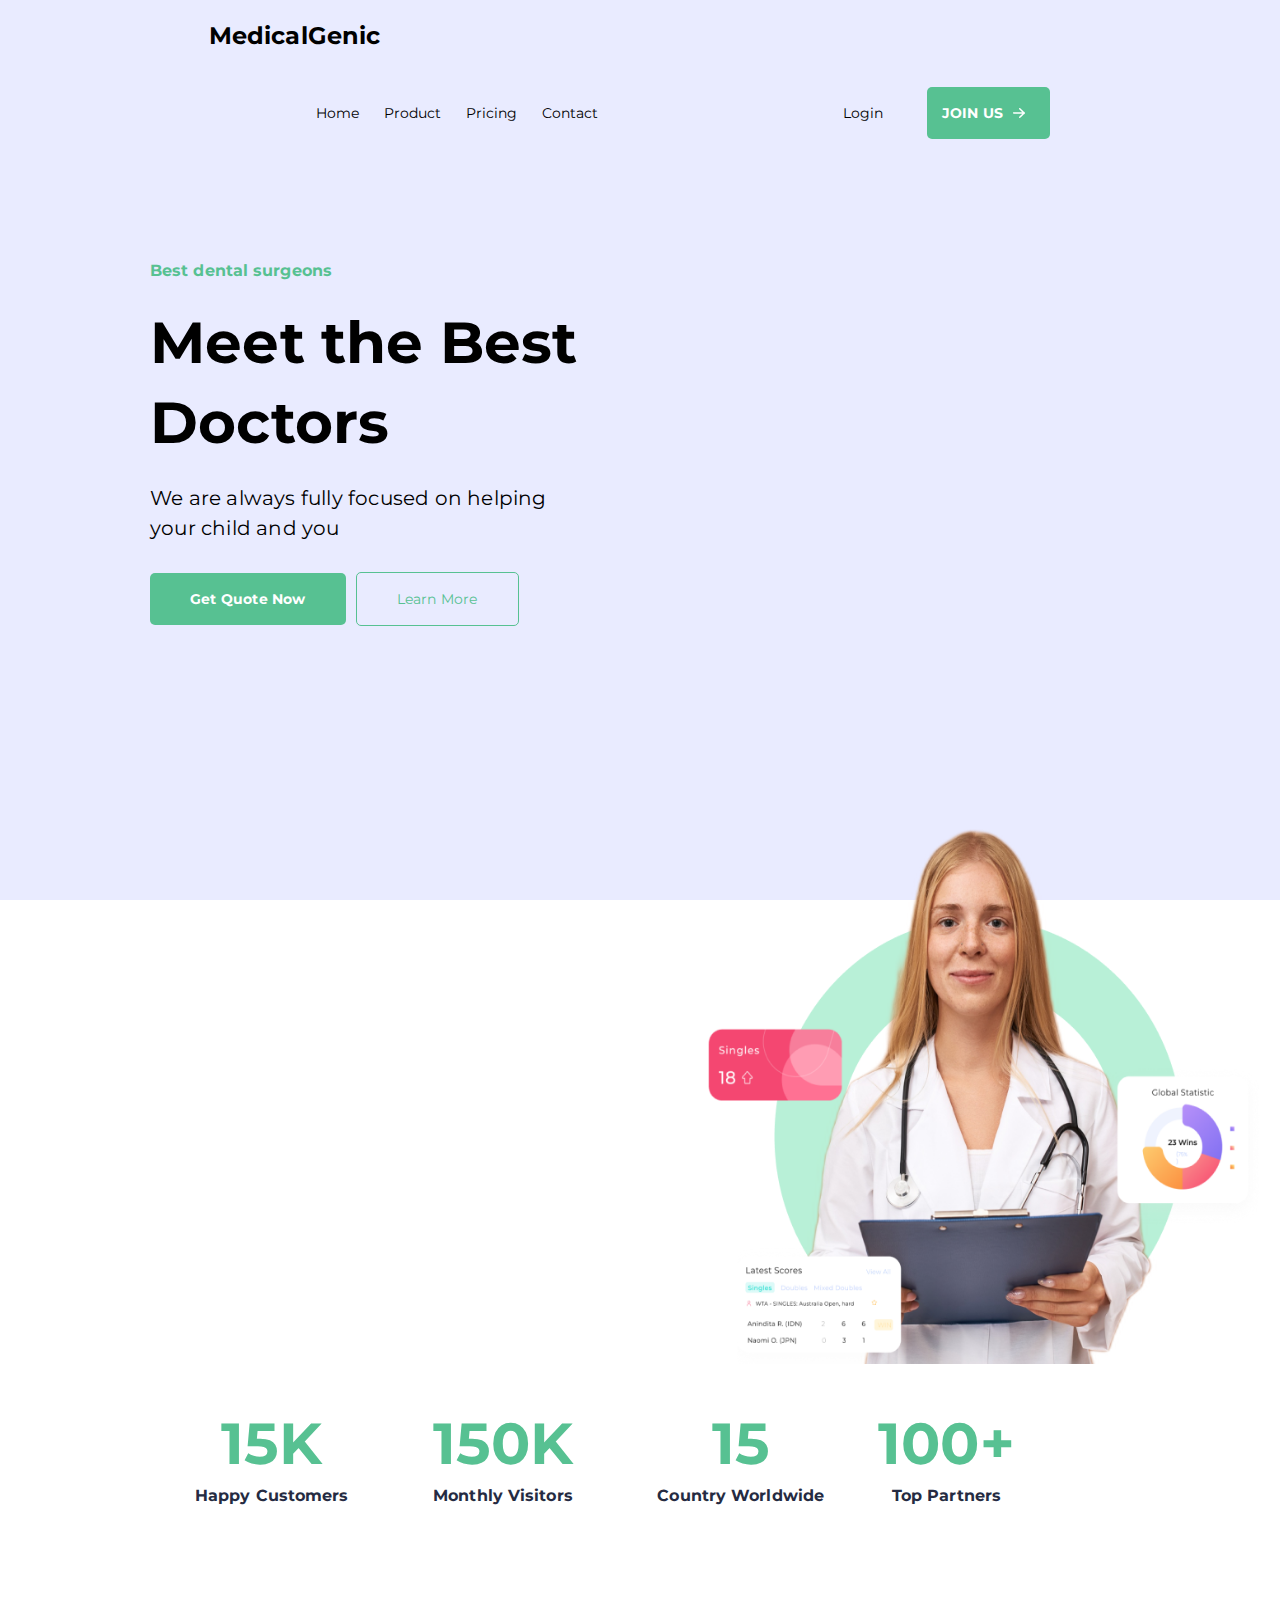
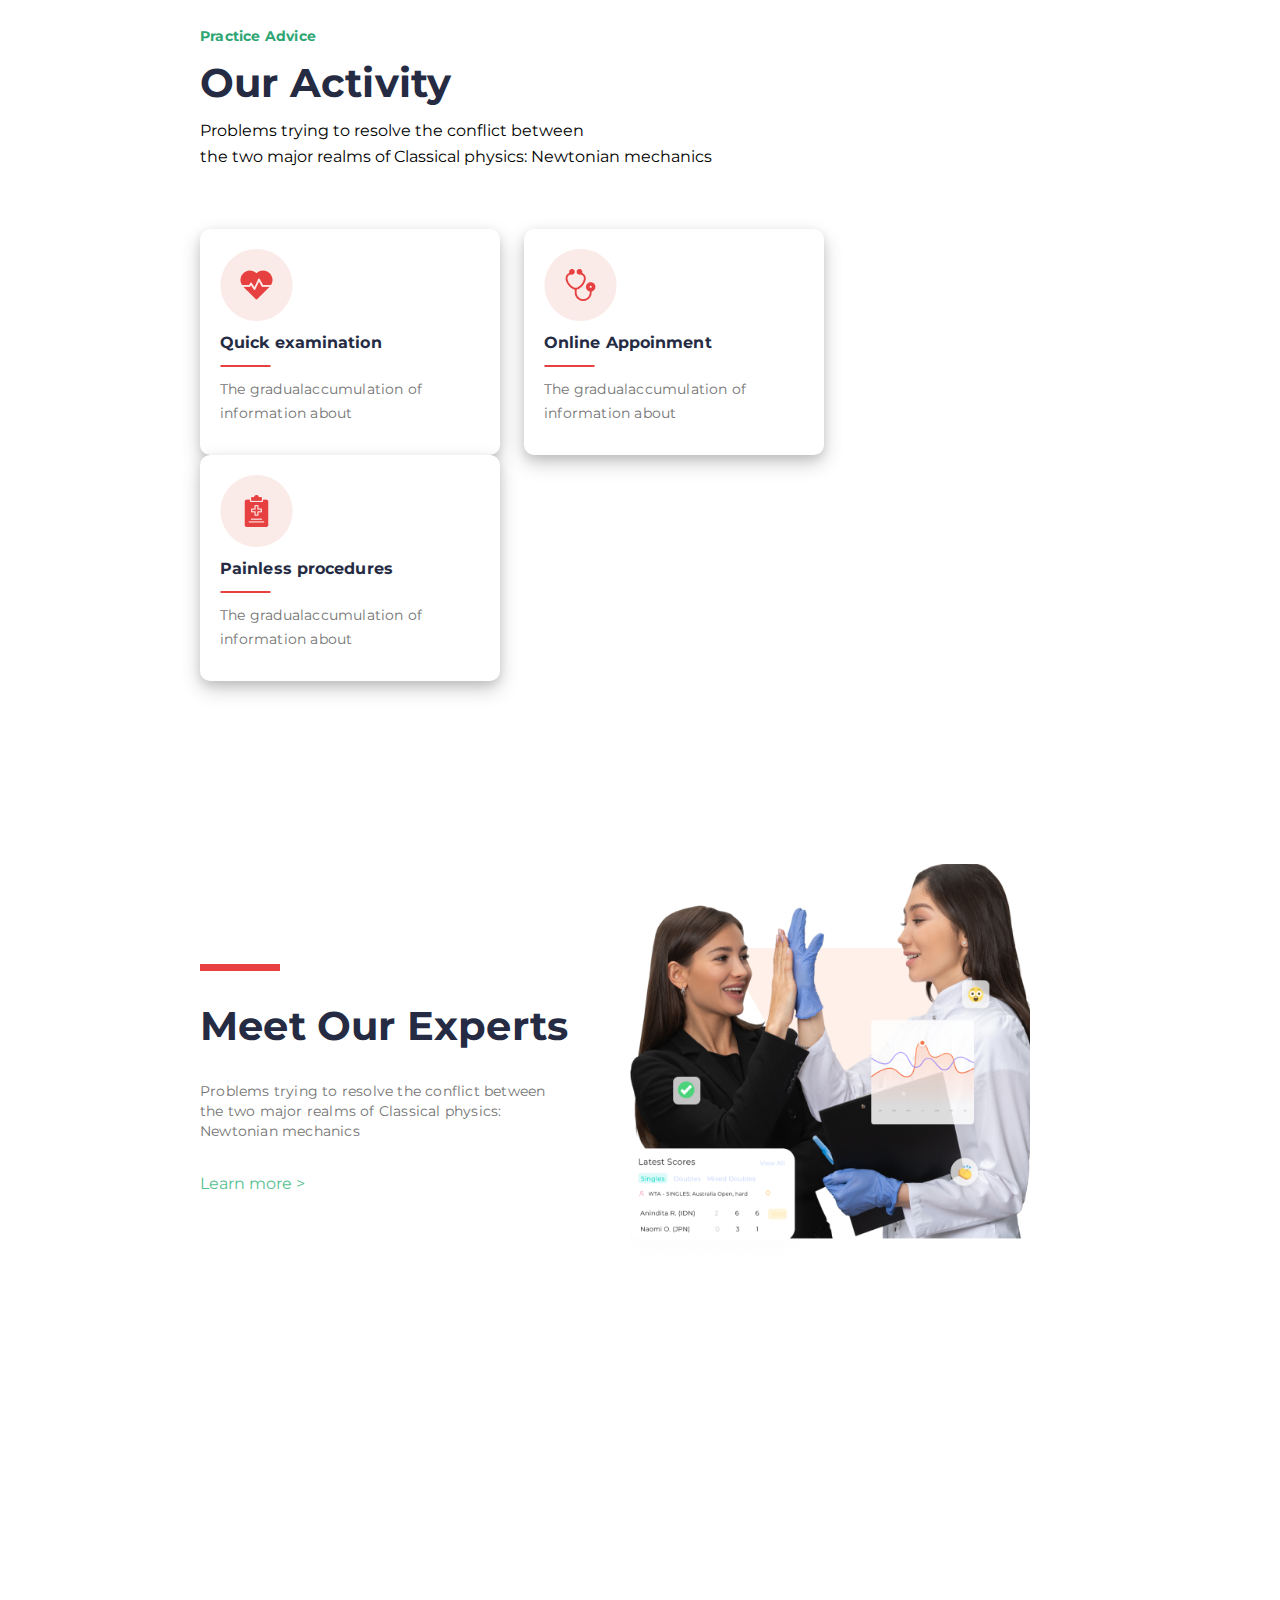
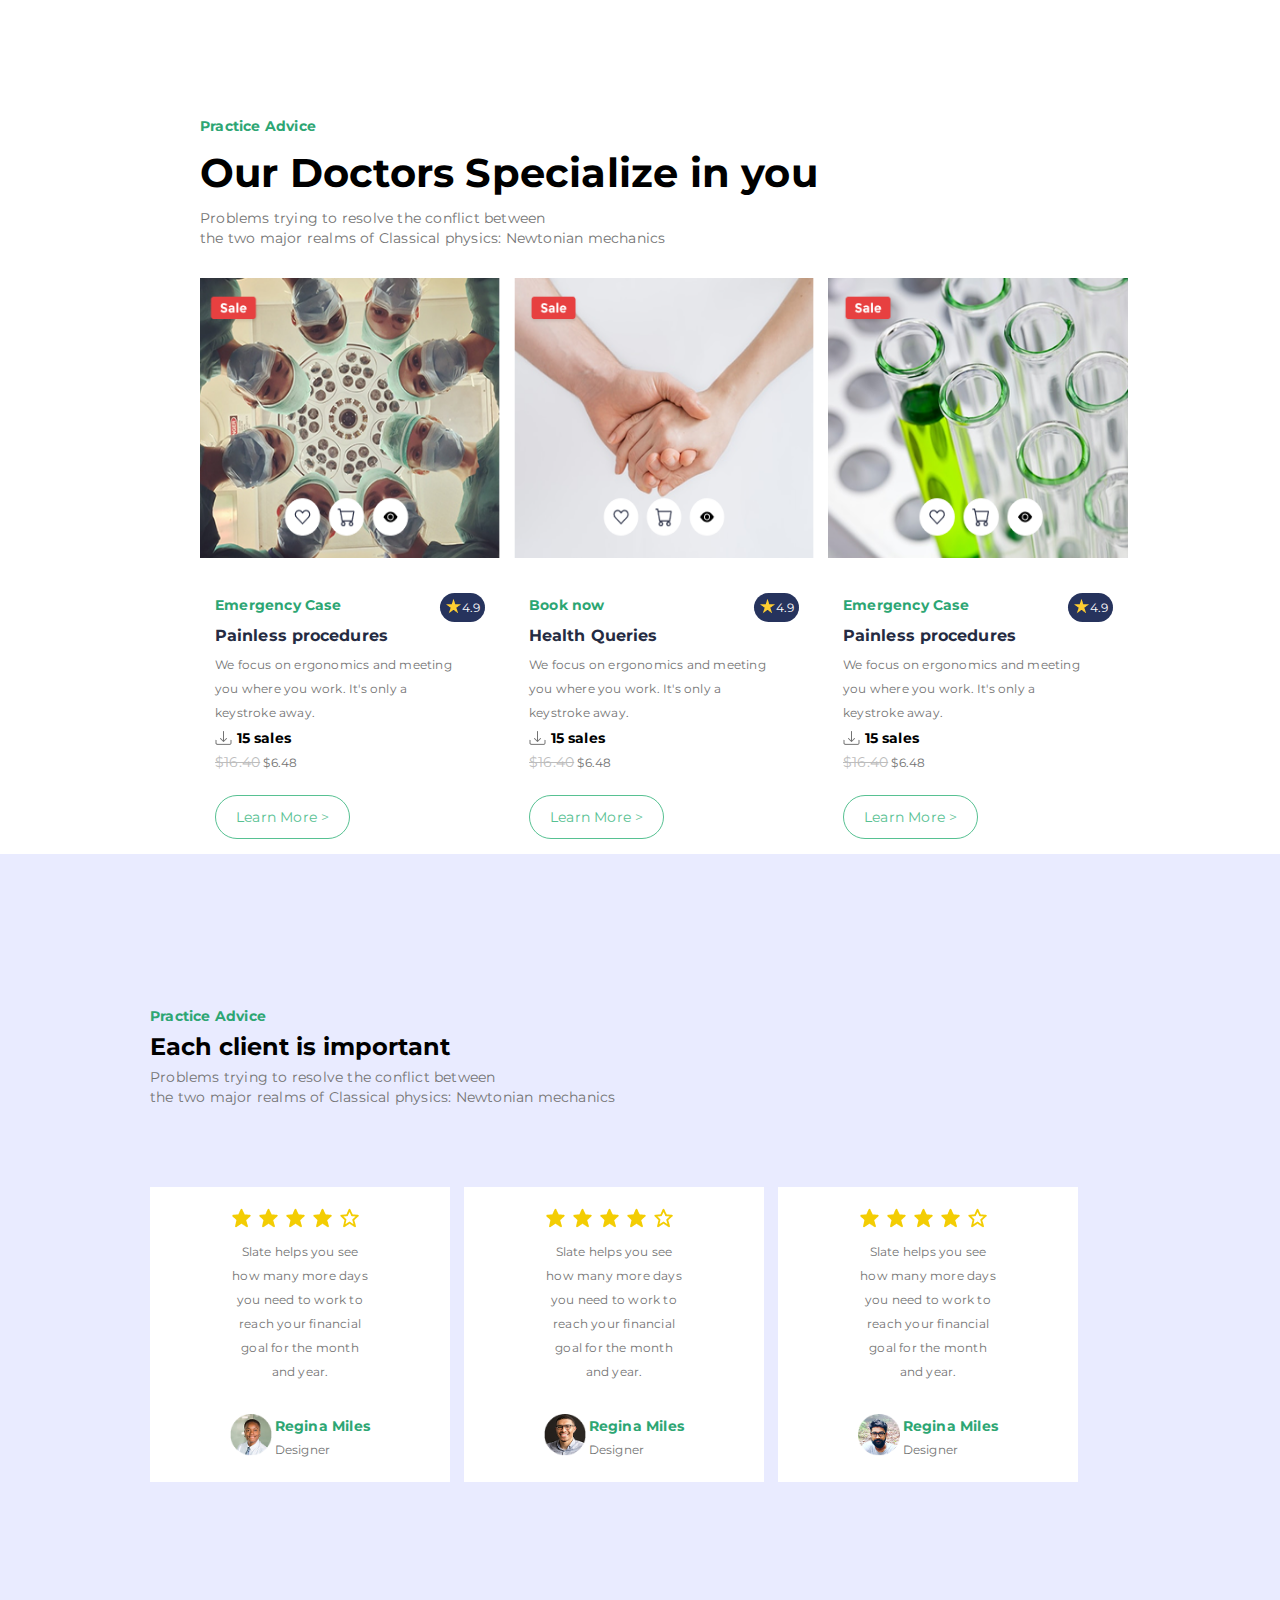
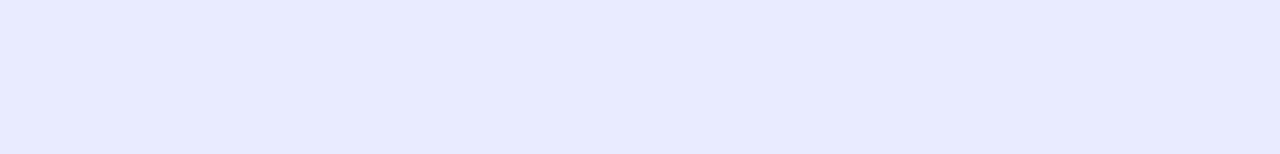
<file: medical-genic/index.html>
<!DOCTYPE html>
<html lang="en">
  <head>
    <meta charset="UTF-8" />
    <meta name="viewport" content="width=device-width, initial-scale=1.0" />
    <title>Medical Genic</title>
    <link rel="stylesheet" href="styles.css" />
    <link
      href="https://fonts.googleapis.com/css2?family=Montserrat:wght@400;700&display=swap"
      rel="stylesheet"
    />
  </head>
  <body>
    <header>
      <nav>
        <h1>MedicalGenic</h1>
        <ul class="nav-links">
          <li><a href="#home">Home</a></li>
          <li><a href="#product">Product</a></li>
          <li><a href="#pricing">Pricing</a></li>
          <li><a href="#contact">Contact</a></li>
          <li>
            <div class="login">
              <a href="#login">Login</a>
              <button class="join-us-btn">
                JOIN US
                <img src="icons/icn arrow-right .icn-xs.png" alt="arrow" />
              </button>
            </div>
          </li>
        </ul>
      </nav>
    </header>
    <main>
      <section class="intro-page">
        <div class="intro-text">
          <p class="intro-sub-heading">Best dental surgeons</p>
          <h2>Meet the Best Doctors</h2>
          <p class="intro-para">
            We are always fully focused on helping your child and you
          </p>
          <button class="get-quote-btn">Get Quote Now</button>
          <button class="learn-more-btn">Learn More</button>
        </div>
        <img src="images/col-md-6.png" alt="Doctor pic" />
      </section>
      <section class="page-2">
        <ul class="benchmarks">
          <li>
            <p class="bm-numbers">15K</p>
            <h5>Happy Customers</h5>
          </li>
          <li>
            <p class="bm-numbers">150K</p>
            <h5>Monthly Visitors</h5>
          </li>
          <li>
            <p class="bm-numbers">15</p>
            <h5>Country Worldwide</h5>
          </li>
          <li>
            <p class="bm-numbers">100+</p>
            <h5>Top Partners</h5>
          </li>
        </ul>
        <div class="page-2-text">
          <h6 class="page-2-text-heading">Practice Advice</h6>
          <h3>Our Activity</h3>
          <p class="page-2-para">
            Problems trying to resolve the conflict between <br />
            the two major realms of Classical physics: Newtonian mechanics
          </p>
          <ul class="activity-links">
            <li>
              <img src="/medical-genic/icons/circle sec-.png" alt="heart" />
              <h4>Quick examination</h4>
              <img
                src="/medical-genic/icons/fixed-width fixed-height sec-.png"
                alt="red-line"
              />
              <p>
                The gradualaccumulation of <br />
                information about
              </p>
            </li>
            <li>
              <img
                src="/medical-genic/icons/circle sec- copy.png"
                alt="appointment"
              />
              <h4>Online Appoinment</h4>
              <img
                src="/medical-genic/icons/fixed-width fixed-height sec-.png"
                alt="red-line"
              />
              <p>
                The gradualaccumulation of <br />
                information about
              </p>
            </li>
            <li>
              <img
                src="/medical-genic/icons/circle sec- copy 2.png"
                alt="procedures"
              />
              <h4>Painless procedures</h4>
              <img
                src="/medical-genic/icons/fixed-width fixed-height sec-.png"
                alt="red-line"
              />
              <p>
                The gradualaccumulation of <br />
                information about
              </p>
            </li>
          </ul>
        </div>
      </section>
      <section class="page-3">
        <div class="page-3-text">
          <img
            class="page-3-text-line"
            src="./icons/fixed-width fixed-height sec- 2.png"
            alt="red-line"
          />
          <h2>Meet Our Experts</h2>
          <p>
            Problems trying to resolve the conflict between <br />
            the two major realms of Classical physics: <br />
            Newtonian mechanics
          </p>
          <button class="page-3-text-learn-more-btn">Learn more ></button>
        </div>
        <img
          class="score-img"
          src="./images/col-md-6 2.png"
          alt="latest-scores"
        />
      </section>
      <section class="page-4">
        <div class="page-4-text">
          <h6>Practice Advice</h6>
          <h2>Our Doctors Specialize in you</h2>
          <p>
            Problems trying to resolve the conflict between <br />
            the two major realms of Classical physics: Newtonian mechanics
          </p>
        </div>
        <ul class="sale-products">
          <li>
            <img
              class="sales-image"
              src="./images/fixed-height.png"
              alt="emergecy Case"
            />
            <div class="sales-text">
              <div class="rating-bar">
                <h6>Emergency Case</h6>
                <div class="ratings">
                  <img
                    class="star-icon"
                    src="./icons/icon emojione-star.png"
                    alt="star"
                  />
                  <span>4.9</span>
                </div>
              </div>
              <br />
              <h5>Painless procedures</h5>
              <p>
                We focus on ergonomics and meeting<br />
                you where you work. It's only a<br />
                keystroke away.
              </p>
              <img
                class="download-icon"
                src="./icons/Frame sec-.png"
                alt="download"
              />
              <span class="sales-number">15 sales</span>
              <p class="actual-price">
                <span class="striked-price">$16.40</span> $6.48
              </p>
              <button class="learn-more-btn products">Learn More ></button>
            </div>
          </li>
          <li>
            <img
              class="sales-image"
              src="./images/fixed-height 2.png"
              alt="queries"
            />
            <div class="sales-text">
              <div class="rating-bar">
                <h6>Book now</h6>
                <div class="ratings">
                  <img
                    class="star-icon"
                    src="./icons/icon emojione-star.png"
                    alt="star"
                  />
                  <span>4.9</span>
                </div>
              </div>
              <br />
              <h5>Health Queries</h5>
              <p>
                We focus on ergonomics and meeting<br />
                you where you work. It's only a<br />
                keystroke away.
              </p>
              <img
                class="download-icon"
                src="./icons/Frame sec-.png"
                alt="download"
              />
              <span class="sales-number">15 sales</span>
              <p class="actual-price">
                <span class="striked-price">$16.40</span> $6.48
              </p>
              <button class="learn-more-btn products">Learn More ></button>
            </div>
          </li>
          <li>
            <img
              class="sales-image"
              src="./images/fixed-height 3.png"
              alt="procedure"
            />
            <div class="sales-text">
              <div class="rating-bar">
                <h6>Emergency Case</h6>
                <div class="ratings">
                  <img
                    class="star-icon"
                    src="./icons/icon emojione-star.png"
                    alt="star"
                  />
                  <span class="rating-number">4.9</span>
                </div>
              </div>
              <br />
              <h5>Painless procedures</h5>
              <p>
                We focus on ergonomics and meeting<br />
                you where you work. It's only a<br />
                keystroke away.
              </p>
              <img
                class="download-icon"
                src="./icons/Frame sec-.png"
                alt="download"
              />
              <span class="sales-number">15 sales</span>
              <p class="actual-price">
                <span class="striked-price">$16.40</span> $6.48
              </p>
              <button class="learn-more-btn products">Learn More ></button>
            </div>
          </li>
        </ul>
      </section>
      <section class="page-5">
        <div class="page-5-text">
          <h6>Practice Advice</h6>
          <h2>Each client is important</h2>
          <p>
            Problems trying to resolve the conflict between <br />
            the two major realms of Classical physics: Newtonian mechanics
          </p>
        </div>
        <ul class="customer-feedbacks">
          <li>
            <img src="./icons/stars sec-.png" alt="4 stars" />
            <p class="customer-feedback">
              Slate helps you see how many more days you need to work to reach
              your financial goal for the month and year.
            </p>
            <div class="customer-info">
              <img
                class="customer-image"
                src="./images/circle.png"
                alt="customer"
              />
              <div class="customer-name">
                <h6>Regina Miles</h6>
                <p class="designation">Designer</p>
              </div>
            </div>
          </li>
          <li>
            <img src="./icons/stars sec-.png" alt="4 stars" />
            <p class="customer-feedback">
              Slate helps you see how many more days you need to work to reach
              your financial goal for the month and year.
            </p>
            <div class="customer-info">
              <img
                class="customer-image"
                src="./images/circle 2.png"
                alt="customer"
              />
              <div class="customer-name">
                <h6>Regina Miles</h6>
                <p class="designation">Designer</p>
              </div>
            </div>
          </li>
          <li>
            <img src="./icons/stars sec-.png" alt="4 stars" />
            <p class="customer-feedback">
              Slate helps you see how many more days you need to work to reach
              your financial goal for the month and year.
            </p>
            <div class="customer-info">
              <img
                class="customer-image"
                src="./images/circle 3.png"
                alt="customer"
              />
              <div class="customer-name">
                <h6>Regina Miles</h6>
                <p class="designation">Designer</p>
              </div>
            </div>
          </li>
        </ul>
      </section>
    </main>
  </body>
</html>
</file>
<file: medical-genic/styles.css>
/* CSS Reset */
*,
*::before,
*::after {
  box-sizing: border-box;
  margin: 0;
  padding: 0;
}

html,
body {
  height: 100%;
  margin: 0;
  width: 100%;
  font-family: "Montserrat", sans-serif;
  line-height: 1.6;
}

img,
svg {
  display: block;
  max-width: 100%;
}

input,
button,
textarea,
select {
  font: inherit;
}

a {
  text-decoration: none;
  color: inherit;
}

ul {
  list-style: none;
}

h1 {
  max-width: 7%;
  margin: 20px 40px 20px 150px;
  max-width: 200px;
  font-weight: 700;
  font-size: 24px;
  line-height: 32px;
  letter-spacing: 0.1px;
  float: left;
}

.nav-links {
  max-width: 850px;
  margin: 15px 150px 20px 0;
  float: right;
  font-size: 14px;
}
.nav-links li {
  display: inline-block;
  margin-right: 21px;
}

.login {
  margin-left: 220px;
}

.login a {
  margin-right: 40px;
}

.join-us-btn {
  background-color: #57c192;
  color: #ffffff;
  font-weight: 700;
  border-radius: 5px;
  border: none;
  letter-spacing: 0.2px;
  line-height: 22px;
  padding: 15px;
  cursor: pointer;
}

.join-us-btn img {
  float: right;
  margin: 6px 0 0 10px;
  padding-right: 10px;
}

header {
  background-color: #e9ebff;
  padding: 0 59px;
  height: 90px;
  clear: both;
}

.intro-page {
  background-color: #e9ebff;
  height: calc(100vh - 90px);
}

.intro-text {
  width: 40%;
  height: 50%;
  float: left;
  margin: 100px 30px 100px 150px;
}

.intro-page img {
  width: 580px;
  height: 600px;
  float: right;
  margin-right: 20px;
}

.intro-sub-heading {
  color: #57c192;
  font-weight: 700;
  font-size: 16px;
  line-height: 24px;
  letter-spacing: 0.1px;
}

.intro-page h2 {
  font-weight: 700;
  font-size: 58px;
  line-height: 80px;
  letter-spacing: 0.2px;
  margin: 20px 0;
}

.intro-para {
  font-weight: 400;
  font-size: 20px;
  line-height: 30px;
  letter-spacing: 0.2px;
  width: 80%;
}

.get-quote-btn {
  background-color: #57c192;
  padding: 15px 40px 15px 40px;
  color: #ffffff;
  font-weight: 700;
  border-radius: 5px;
  border: none;
  letter-spacing: 0.2px;
  line-height: 22px;
  cursor: pointer;
  font-size: 14px;
  margin-top: 30px;
  margin-right: 6px;
}

.learn-more-btn {
  background-color: inherit;
  color: #57c192;
  padding: 15px 40px 15px 40px;
  border: 1px solid #57c192;
  border-radius: 5px;
  letter-spacing: 0.2px;
  line-height: 22px;
  cursor: pointer;
  font-size: 14px;
}

.page-2 {
  height: 100vh;
  clear: both;
  background-color: #ffffff;
}

.benchmarks {
  box-sizing: border-box;
  height: 260px;
  margin: 0 100px 0 0;
  padding: 0;
  text-align: center;
}

.benchmarks li {
  display: inline-block;
  margin-right: 20px;
  padding: 40px 30px 2px 30px;
}

.benchmarks li:last-child {
  padding: 0;
  margin: 0;
}

.benchmarks li h5 {
  font-weight: 700;
  font-size: 16px;
  line-height: 24px;
  letter-spacing: 0.1px;
  color: #252b42;
  text-align: center;
}

.bm-numbers {
  font-weight: 700;
  font-size: 58px;
  line-height: 80px;
  letter-spacing: 0.2px;
  color: #57c192;
}

.page-2-text {
  height: calc(100vh - 260px);
  margin: 0 200px;
}

h6 {
  font-weight: 700;
  font-size: 14px;
  line-height: 24px;
  letter-spacing: 0.2px;
  color: #2da673;
}

.page-2-text h3 {
  font-weight: 700;
  font-size: 40px;
  line-height: 50px;
  letter-spacing: 0.2px;
  color: #252b42;
  margin: 10px 0;
}

.activity-links {
  list-style: none;
  content: border-box;
  margin: 60px 0;
}

.activity-links li {
  display: inline-block;
  width: 300px;
  margin-right: 20px;
  padding: 20px;
  background-color: #ffffff;
  border-radius: 10px;
  box-shadow: 0 4px 10px rgba(0, 0, 0, 0.1), 0 8px 20px rgba(0, 0, 0, 0.2);
}

.activity-links li h4 {
  font-weight: 700;
  font-size: 16px;
  line-height: 24px;
  letter-spacing: 0.1px;
  color: #252b42;
  margin: 10px 0;
}

.activity-links li p {
  font-weight: 400;
  font-size: 14px;
  line-height: 24px;
  letter-spacing: 0.2px;
  color: #737373;
  margin: 10px 0;
}

.page-3 {
  height: 100vh;
  clear: both;
  margin: 0 150px 150px 100px;
  padding: 200px 100px;
}

.page-3-text {
  width: 45%;
  margin-top: 100px;
  float: left;
}

.page-3-text h2 {
  font-weight: 700;
  font-size: 40px;
  line-height: 50px;
  letter-spacing: 0.2px;
  margin: 30px 0;
  color: #252b42;
}

.page-3-text-line {
  width: 80px;
  height: 7px;
}

.page-3-text p {
  font-weight: 400;
  font-size: 14px;
  line-height: 20px;
  letter-spacing: 0.2px;
  margin-bottom: 30px;
  color: #737373;
}

.score-img {
  width: 400px;
  height: 400px;
  float: right;
}

.page-3-text-learn-more-btn {
  background-color: inherit;
  cursor: pointer;
  color: #57c192;
  border-style: none;
}

.page-4-text {
  margin: 0 200px;
}

.page-4-text h2 {
  font-weight: 700;
  font-size: 40px;
  line-height: 50px;
  letter-spacing: 0.2px;
  margin: 10px 0;
}

.page-4-text p {
  font-weight: 400;
  font-size: 14px;
  line-height: 20px;
  letter-spacing: 0.2px;
  margin-bottom: 30px;
  color: #737373;
}

.sale-products {
  list-style: none;
  content: border-box;
  margin: 0 0 0 200px;
}

.sale-products li {
  display: inline-block;
  width: 300px;
  margin-right: 10px;
}

.sales-image {
  width: 320px;
  height: 280px;
}

.sales-text {
  margin-top: 20px;
  padding: 15px;
}

.sales-text h5 {
  font-weight: 700;
  font-size: 16px;
  line-height: 24px;
  letter-spacing: 0.1px;
  color: #252b42;
  margin: 5px 0;
}

.sales-text p {
  font-weight: 400;
  font-size: 12px;
  line-height: 24px;
  letter-spacing: 0.2px;
  color: #737373;
}

.rating-bar {
  box-sizing: border-box;
}

.rating-bar h6 {
  width: 60%;
  float: left;
}

.ratings {
  float: right;
  background-color: #26335d;
  padding: 5px;
  border-radius: 15px;
  color: #ffffff;
  font-weight: 400;
  font-size: 12px;
}

.star-icon {
  float: left;
}

.download-icon {
  float: left;
  margin: 5px 5px 0 0;
}

.sales-number {
  font-weight: 700;
  font-size: 14px;
  line-height: 24px;
  letter-spacing: 0.1px;
  color: ##737373;
}

.striked-price {
  font-weight: 400;
  font-size: 14px;
  line-height: 24px;
  letter-spacing: 0.2px;
  color: #bdbdbd;
  text-decoration: line-through;
}

.actual-price {
  font-weight: 700;
  font-size: 14px;
  line-height: 24px;
  letter-spacing: 0.2px;
  color: #2dc071;
}

.products {
  border-radius: 37px;
  padding: 10px 20px;
  margin-top: 20px;
}

.page-5 {
  height: 100vh;
  clear: both;
  background-color: #e9ebff;
  padding: 150px 100px 100px 150px;
}

.page-5-text p {
  font-weight: 400;
  font-size: 14px;
  line-height: 20px;
  letter-spacing: 0.2px;
  margin-bottom: 30px;
  color: #737373;
}

.customer-feedbacks li {
  display: inline-block;
  width: 300px;
  margin-right: 10px;
  margin-top: 50px;
  padding: 20px 80px;
  background-color: #ffffff;
}

.customer-feedback {
  font-weight: 400;
  font-size: 12px;
  line-height: 24px;
  letter-spacing: 0.2px;
  color: #737373;
  margin: 10px 0;
  text-align: center;
}

.customer-info img {
  width: 30%;
  float: left;
  margin-top: 20px;
}

.customer-name {
  float: right;
  margin-top: 20px;
}

.designation {
  font-weight: 400;
  font-size: 12px;
  line-height: 24px;
  letter-spacing: 0.2px;
  color: #737373;
}
</file>
